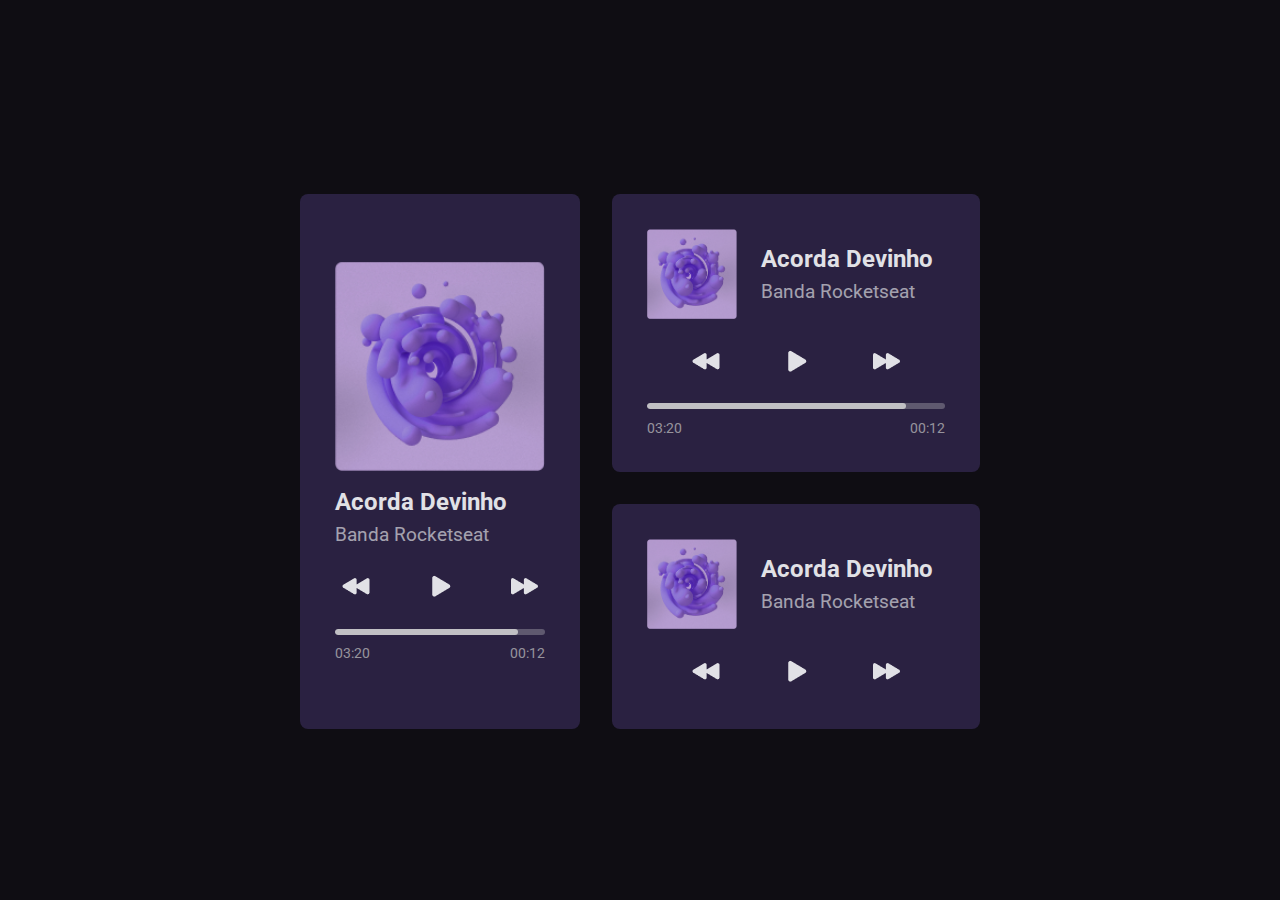
<file: D01 - Music Player/index.html>
<!DOCTYPE html>
<html lang="en">

<head>
    <meta charset="utf-8">
    <meta http_equiv="X-UA-Compatible" content="IE=edge">
    <meta name="viewport" content="width=device-width, initial-scale=1.0">

    <title>Music Player</title>

    <link rel="preconnect" href="https://fonts.googleapis.com">
    <link rel="preconnect" href="https://fonts.gstatic.com" crossorigin>
    <link href="https://fonts.googleapis.com/css2?family=Roboto:wght@400;700&display=swap" rel="stylesheet">

    <link rel="stylesheet" href="styles.css">
</head>

<body>
    <div class="container">
        <div class="player_container">
            <div class="player player_vertical">

                <div class="album_art">
                    <img src="./assets/img/music-img.png" alt="">
                </div>

                <div class="music_info">
                    <span class="music_name">Acorda Devinho</span>
                    <span class="band_name">Banda Rocketseat</span>
                </div>

                <div class="media_controls">
                    <button title="backward" class="media_control play_Back">
                        <img src="./assets/icons/play-back.png" alt="">
                    </button>
                    <button title="play" class="media_control play">
                        <img src="./assets/icons/play.png" alt="">
                    </button>
                    <button title="forward" class="media_control play_Forward">
                        <img src="./assets/icons/play-forward.png" alt="">
                    </button>
                </div>

                <div class="music_timeline">
                    <div class="progress_track">
                        <div class="progress_bar" style='width: 87%;'></div>
                    </div>

                    <div class="track_time">
                        <span>03:20</span>
                        <span>00:12</span>
                    </div>
                </div>

            </div>

            <div class="player_container_vertical">
                <div class="player player_horizontal">
                    <div class="track_info">
                        <div class="album_art">
                            <img src="./assets/img/music-img.png" alt="">
                        </div>

                        <div class="music_info">
                            <span class="music_name">Acorda Devinho</span>
                            <span class="band_name">Banda Rocketseat</span>
                        </div>
                    </div>

                    <div class="media_controls">
                        <button title="backward" class="media_control play_Back">
                            <img src="./assets/icons/play-back.png" alt="">
                        </button>
                        <button title="play" class="media_control play">
                            <img src="./assets/icons/play.png" alt="">
                        </button>
                        <button title="forward" class="media_control play_Forward">
                            <img src="./assets/icons/play-forward.png" alt="">
                        </button>
                    </div>

                    <div class="music_timeline">
                        <div class="progress_track">
                            <div class="progress_bar" style='width: 87%;'></div>
                        </div>

                        <div class="track_time">
                            <span>03:20</span>
                            <span>00:12</span>
                        </div>
                    </div>
                </div>

                <div class="player player_horizontal player_horizontal_mini">
                    <div class="track_info">
                        <div class="album_art">
                            <img src="./assets/img/music-img.png" alt="">
                        </div>

                        <div class="music_info">
                            <span class="music_name">Acorda Devinho</span>
                            <span class="band_name">Banda Rocketseat</span>
                        </div>
                    </div>

                    <div class="media_controls">
                        <button title="backward" class="media_control play_Back">
                            <img src="./assets/icons/play-back.png" alt="">
                        </button>
                        <button title="play" class="media_control play">
                            <img src="./assets/icons/play.png" alt="">
                        </button>
                        <button title="forward" class="media_control play_Forward">
                            <img src="./assets/icons/play-forward.png" alt="">
                        </button>
                    </div>

                </div>
            </div>
        </div>
    </div>
</body>

</html>
</file>
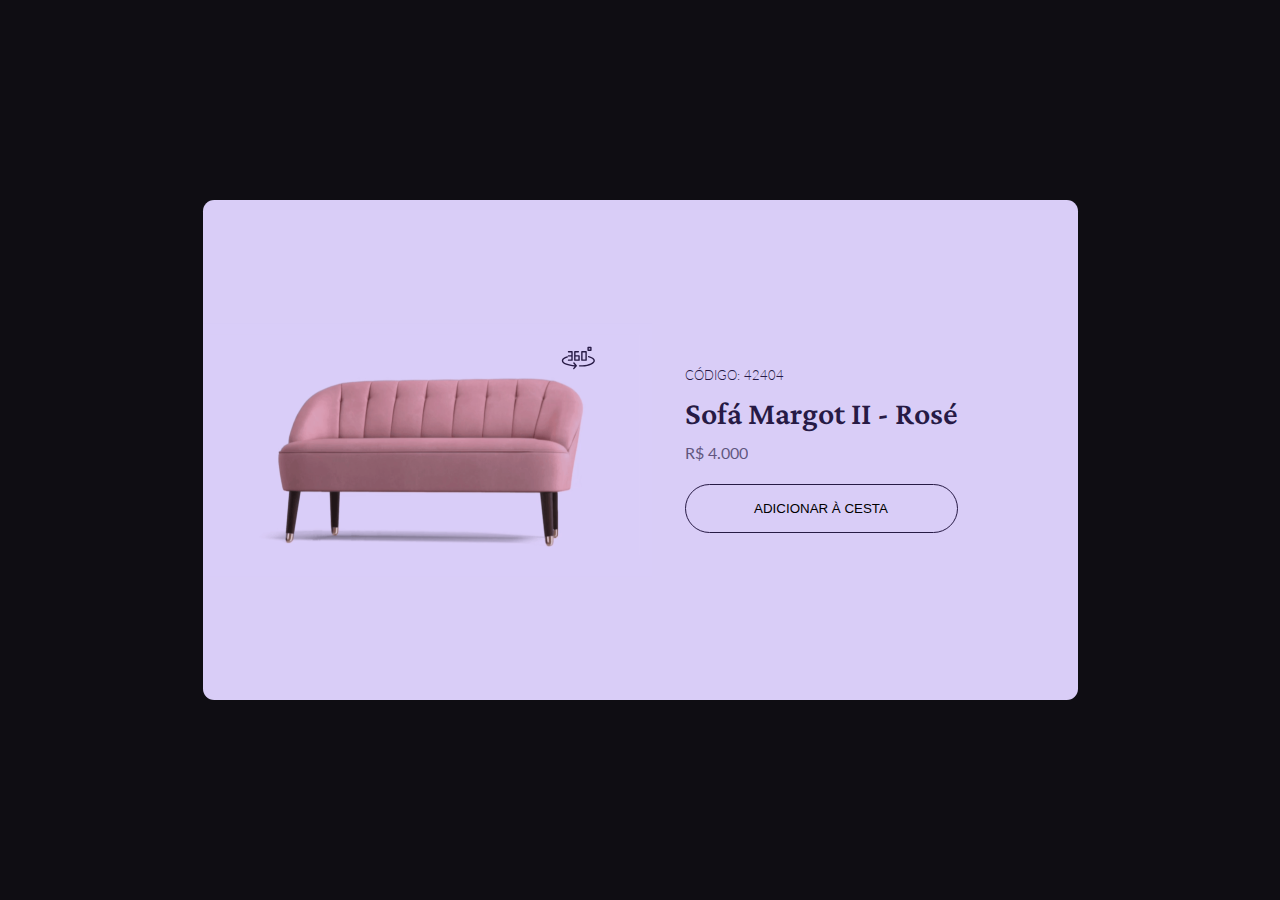
<file: D02 - Card de Produto/index.html>
<!DOCTYPE html>
<html lang="en">

<head>
    <meta charset="UTF-8">
    <meta http-equiv="X-UA-Compatible" content="IE=edge">
    <meta name="viewport" content="width=device-width, initial-scale=1.0">

    <title>D02 - Card de Produto</title>

    <link rel="preconnect" href="https://fonts.googleapis.com">
    <link rel="preconnect" href="https://fonts.gstatic.com" crossorigin>
    <link href="https://fonts.googleapis.com/css2?family=Crimson+Pro:wght@600&family=Lato:wght@300;400&display=swap"
        rel="stylesheet">

    <link rel="stylesheet" href="./styles.css">
</head>

<body>
    <div class="container">
        <div class="card">
            <div class="product_image">
                <img id="productImage" src="./assets/img/sofa_boraCodar.png" alt="">
                <button id="view360" onclick="ChangeImage()">
                    <img id="view360Icon" src="./assets/icons/view360.svg" alt="">
                </button>
            </div>
            <div class="product_info">
                <div class="product_description">
                    <span id="productCode"></span>
                    <span id="productName"></span>
                    <span id="productPrice"></span>
                </div>
                <button class="addToCart" onclick="AddProductToCart()">adicionar à cesta</button>
            </div>
        </div>
    </div>

    <script src="./script.js"></script>
</body>

</html>
</file>
<file: D01 - Music Player/styles.css>
/* reset */
* {
	padding: 0;
	margin: 0;
	box-sizing: border-box;
}

html,
body {
	height: 100%;
}

body {
	background-color: #0f0d13;
	font-family: 'Roboto', sans-serif;
}

.container {
	display: flex;
	width: 100%;
	height: 100%;
}

.player_container {
	display: grid;
	gap: 2rem;
	grid-template-columns: min-content auto;
	height: 32rem;
	width: 100%;
	max-width: 680px;
	margin: auto;
}

.player_container_vertical {
	display: grid;
	gap: 2rem;
	grid-template-rows: auto min-content;
}

.player {
	background-color: #2a2141;
	border-radius: 0.5rem;
	padding: 2.2rem;
	display: flex;
	flex-direction: column;
	gap: 1.2rem;
	justify-content: center;
	align-items: center;
}

.album_art {
	display: flex;
	width: 100%;
}

.player img {
	width: 100%;
}

.player_vertical {
	width: 17.5rem;
	height: 100%;
}

.player_horizontal {
	width: 100%;
}

.music_info {
	display: flex;
	flex-direction: column;
	gap: 0.7rem;
	color: #e1e1e6;
	width: 100%;
}

.music_info * {
	line-height: 1;
}

.music_name {
	font-size: 1.5rem;
	font-weight: 700;
}

.band_name {
	font-size: 1.2rem;
	font-weight: 400;
	opacity: 0.67;
}

.media_controls {
	display: flex;
	flex-direction: row;
	justify-content: space-between;
	width: 100%;
}

.media_control {
	display: flex;
	padding: 0.5rem 0.45rem 0.5rem 0.55rem;
	border-radius: 100%;
    border: none;
    background-color: transparent;
}

.media_control.play_Back {
	padding-left: 0.38rem;
	padding-right: 0.62rem;
}

.media_control.play_Forward {
	padding-left: 0.62rem;
	padding-right: 0.38rem;
}

.media_control:hover {
	cursor: pointer;
	background: hsl(0 0% 0% / 22%);
}

.music_timeline {
	display: flex;
	flex-direction: column;
	gap: 0.65rem;
	position: relative;
	width: 100%;
}

.progress_track {
	position: relative;
	width: 100%;
	height: 6px;
	overflow: hidden;
	border-radius: 0.5rem;
	background: hsl(0 0% 85% / 30%);
}

.progress_bar {
	position: absolute;
	background: hsl(0 0% 85% / 80%);
	border-radius: 0.5rem;
	height: 100%;
}

.track_time {
	display: flex;
	justify-content: space-between;
	font-size: 0.9rem;
	color: hsl(0 0% 77%);
	opacity: 0.7;
}

.player_horizontal .track_info {
	display: flex;
	flex-direction: row;
	align-items: center;
	gap: 1.52rem;
	width: 100%;
}

.player_horizontal .album_art {
	max-width: 5.6rem;
}

.player_horizontal .media_controls {
	justify-content: space-around;
	padding: 0 1rem;
}
</file>
<file: D02 - Card de Produto/styles.css>
/* reset */
* {
	padding: 0;
	margin: 0;
	box-sizing: border-box;
}

html,
body {
	height: 100%;
}

body {
	background-color: #0f0d13;
	font-family: 'Lato', sans-serif;
}

.container {
	display: flex;
	width: 100%;
	height: 100%;
}

.card {
	display: flex;
	flex-flow: row nowrap;
	gap: 2rem;
	align-items: center;
	background-color: #d9cdf7;
	border-radius: 0.7rem;
	height: 500px;
	width: 875px;
	margin: auto;
}

.product_image {
    display: flex;
	position: relative;
    align-items: center;
    max-width: 450px;
	height: 224px;
}

.product_image img {
	width: 100%;
}

#view360 {
	position: absolute;
	top: 0;
	right: 50px;
	padding: 0.5rem;
	background: transparent;
	border: none;
	display: flex;
	transition: 100ms ease-in-out;
	cursor: pointer;
}

#view360:hover {
	background-color: rgba(0, 0, 0, 0.03);
	transition: 100ms ease-in-out;
}

#view360 img {
	height: 24px;
}

.product_info {
	display: flex;
	flex-direction: column;
	gap: 1.4rem;
}

.product_description {
	display: flex;
	flex-direction: column;
	gap: 12px;
	color: #271a45;
}

#productCode {
	font-weight: 300;
	font-size: 0.8rem;
	text-transform: uppercase;
}

#productName {
	font-family: 'Crimson Pro', serif;
	font-size: 2rem;
	font-weight: 600;
}

#productPrice {
	opacity: 0.67;
	font-size: 1rem;
	text-transform: uppercase;
}

.addToCart {
	border: 1px solid #271a45;
	background-color: transparent;
	text-transform: uppercase;
	border-radius: 10rem;
	padding: 1rem 2rem;
	transition: 100ms ease-in-out all;
	cursor: pointer;
}

.addToCart:hover {
	color: #fafafa;
	background-color: #271a45;
	transition: 100ms ease-in-out all;
}

@media screen and (max-width: 875px) {
	.card {
		padding: 2rem;
		flex-flow: column nowrap;
	}

	.product_info {
		width: 100%;
	}
}
</file>
